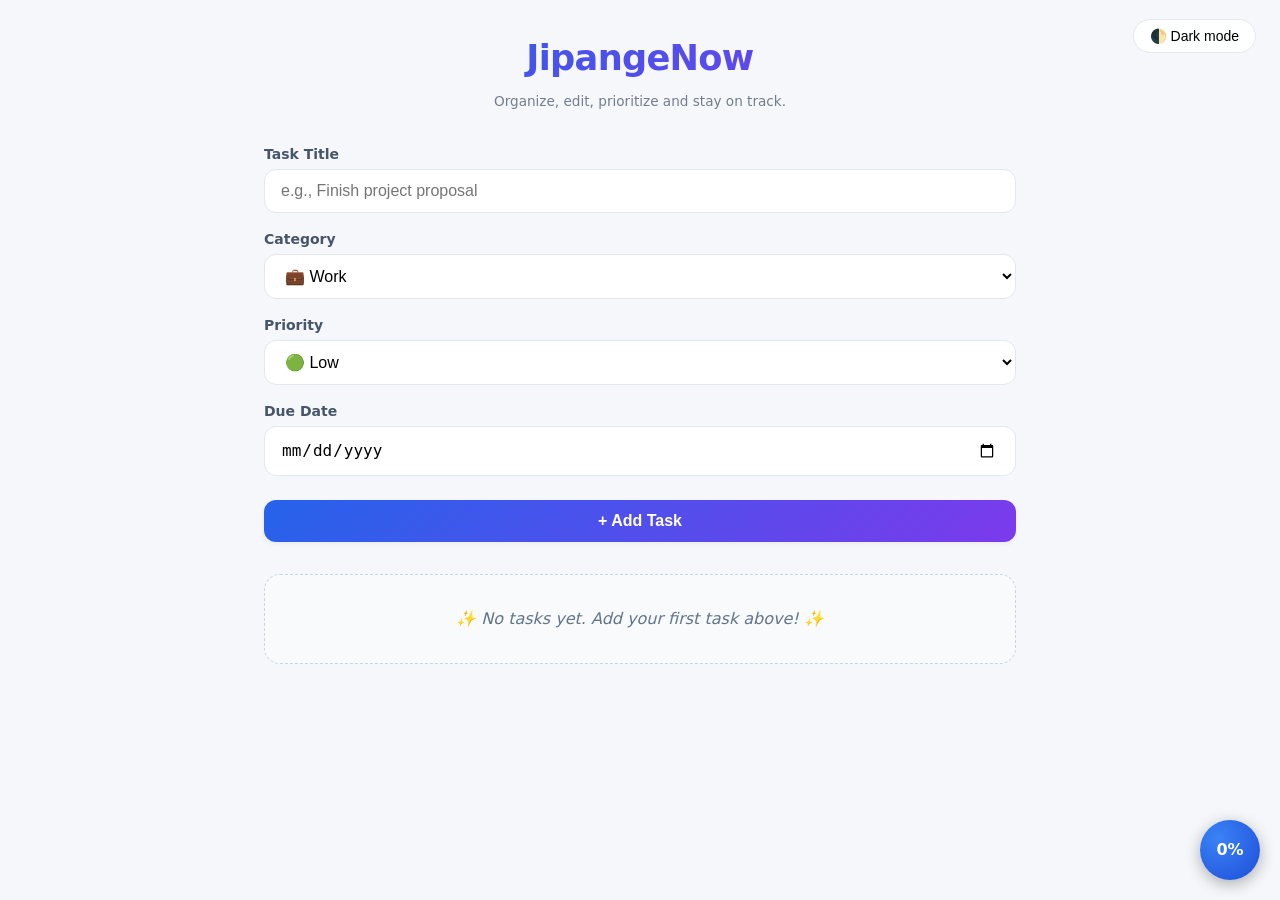
<file: index.html>
<!DOCTYPE html>
<html lang="en">
<head>
    <meta charset="UTF-8">
    <meta name="viewport" content="width=device-width, initial-scale=1.0, viewport-fit=cover">
    <title>JipangeNow — Smart Task Manager</title>
    <link rel="stylesheet" href="./static/style.css">
</head>
<body>
    <button class="theme-toggle" id="theme-toggle" aria-label="Toggle dark/light mode">🌓 Dark mode</button>
    <header>
        <h1>JipangeNow</h1>
        <p style="font-size: 0.85rem; margin-top: 0.4rem; opacity: 0.75;">Organize, edit, prioritize and stay on track.</p>
    </header>

    <label for="title">Task Title</label>
    <input type="text" id="title" placeholder="e.g., Finish project proposal" required>

    <label for="category">Category</label>
    <select id="category">
        <option value="work">💼 Work</option>
        <option value="Personal">🧘 Personal</option>
        <option value="Study">📚 Study</option>
        <option value="Finances">💰 Finances</option>
        <option value="Health">🏥 Health</option>
        <option value="Spirituality">✨ Spirituality</option>
    </select>

    <label for="priority">Priority</label>
    <select id="priority">
        <option value="low">🟢 Low</option>
        <option value="medium">🟠 Medium</option>
        <option value="high">🔴 High</option>
    </select>

    <label for="dueDate">Due Date</label>
    <input type="date" id="dueDate">

    <button id="addTaskBtn">+ Add Task</button>
    
    <div id="tasklist"></div>
<div id="progress-container">
    <div id="bubble-pop">0%</div>
</div>
    <script src="./script/app.js"></script>
</body>
</html>
</file>
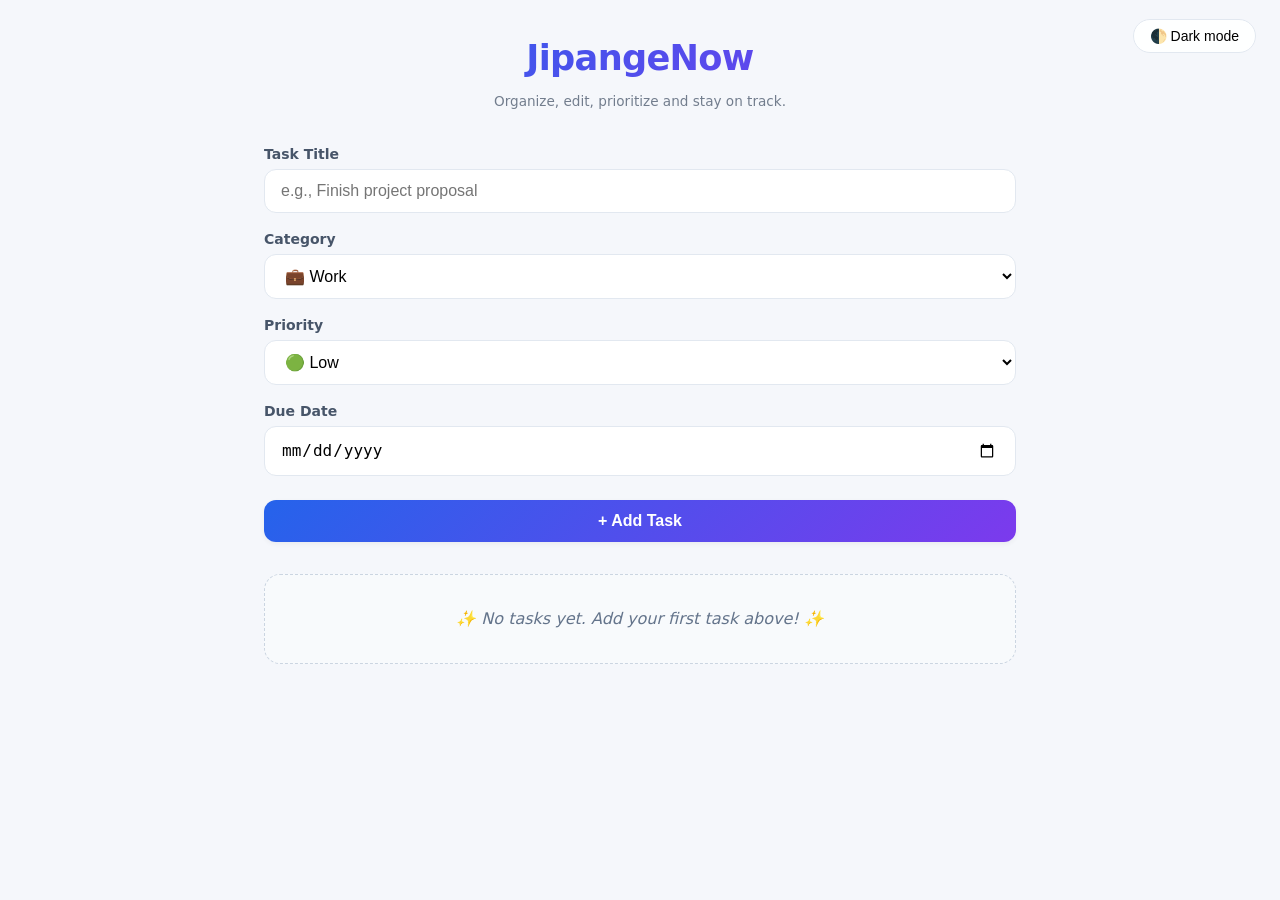
<file: templates/index.html>
<!DOCTYPE html>
<html lang="en">
<head>
    <meta charset="UTF-8">
    <meta name="viewport" content="width=device-width, initial-scale=1.0, viewport-fit=cover">
    <title>JipangeNow — Smart Task Manager</title>
    <link rel="stylesheet" href="../static/style.css">
</head>
<body>
    <button class="theme-toggle" id="theme-toggle" aria-label="Toggle dark/light mode">🌓 Dark mode</button>
    <header>
        <h1>JipangeNow</h1>
        <p style="font-size: 0.85rem; margin-top: 0.4rem; opacity: 0.75;">Organize, edit, prioritize and stay on track.</p>
    </header>

    <label for="title">Task Title</label>
    <input type="text" id="title" placeholder="e.g., Finish project proposal" required>

    <label for="category">Category</label>
    <select id="category">
        <option value="work">💼 Work</option>
        <option value="Personal">🧘 Personal</option>
        <option value="Study">📚 Study</option>
        <option value="Finances">💰 Finances</option>
        <option value="Health">🏥 Health</option>
        <option value="Spirituality">✨ Spirituality</option>
    </select>

    <label for="priority">Priority</label>
    <select id="priority">
        <option value="low">🟢 Low</option>
        <option value="medium">🟠 Medium</option>
        <option value="high">🔴 High</option>
    </select>

    <label for="dueDate">Due Date</label>
    <input type="date" id="dueDate">

    <button id="addTaskBtn">+ Add Task</button>
    
    <div id="tasklist"></div>

    <script src="../script/app.js"></script>
</body>
</html>
</file>
<file: static/style.css>
/* ===== RESET & BASE STYLES ===== */
* {
    margin: 0;
    padding: 0;
    box-sizing: border-box;
}

body {
    font-family: system-ui, -apple-system, 'Segoe UI', Roboto, 'Helvetica Neue', sans-serif;
    background: #f5f7fb;
    color: #1e293b;
    max-width: 800px;
    margin: 0 auto;
    padding: 2rem 1.5rem;
    line-height: 1.5;
    transition: background-color 0.3s ease, color 0.3s ease;
}

/* ===== TYPOGRAPHY & HEADER ===== */
header {
    text-align: center;
    margin-bottom: 2rem;
}

h1 {
    font-size: 2.2rem;
    font-weight: 700;
    background: linear-gradient(135deg, #2563eb, #7c3aed);
    background-clip: text;
    -webkit-background-clip: text;
    color: transparent;
    letter-spacing: -0.02em;
}

header p {
    font-size: 0.85rem;
    margin-top: 0.4rem;
    opacity: 0.75;
    color: #475569;
}

/* ===== FORM STYLES ===== */
label {
    display: block;
    font-weight: 600;
    margin-top: 1rem;
    margin-bottom: 0.25rem;
    font-size: 0.875rem;
    color: #475569;
}

input, select, button:not(.theme-toggle) {
    width: 100%;
    padding: 0.75rem 1rem;
    font-size: 1rem;
    border: 1px solid #e2e8f0;
    border-radius: 0.75rem;
    background: white;
    transition: all 0.2s ease;
}

input:focus, select:focus {
    outline: none;
    border-color: #3b82f6;
    box-shadow: 0 0 0 3px rgba(59, 130, 246, 0.1);
}

/* Due Date Input Styling */
input[type="date"] {
    cursor: pointer;
}

input[type="date"]::-webkit-calendar-picker-indicator {
    cursor: pointer;
    padding: 0.25rem;
}

/* Add Task Button */
button:not(.theme-toggle) {
    background: linear-gradient(135deg, #2563eb, #7c3aed);
    color: white;
    font-weight: 600;
    border: none;
    margin-top: 1.5rem;
    cursor: pointer;
    box-shadow: 0 2px 5px rgba(0,0,0,0.05);
}

button:not(.theme-toggle):hover {
    transform: translateY(-1px);
    box-shadow: 0 8px 20px rgba(37, 99, 235, 0.2);
    background: linear-gradient(135deg, #1d4ed8, #6d28d9);
}

button:not(.theme-toggle):active {
    transform: scale(0.98);
}

/* ===== THEME TOGGLE BUTTON ===== */
.theme-toggle {
    position: fixed;
    top: 1.2rem;
    right: 1.5rem;
    background: white;
    border: 1px solid #e2e8f0;
    border-radius: 2rem;
    padding: 0.5rem 1rem;
    font-size: 0.875rem;
    font-weight: 500;
    cursor: pointer;
    backdrop-filter: blur(4px);
    background-color: rgba(255,255,255,0.9);
    transition: all 0.2s ease;
    z-index: 100;
}

.theme-toggle:hover {
    background: #f1f5f9;
    transform: scale(1.02);
}

/* ===== TASK LIST STYLES ===== */
#tasklist {
    margin-top: 2rem;
    display: flex;
    flex-direction: column;
    gap: 0.75rem;
}

/* Individual task card */
.task-card {
    background: white;
    border-radius: 1rem;
    padding: 1rem 1.25rem;
    box-shadow: 0 1px 3px rgba(0,0,0,0.05);
    border: 1px solid #eef2ff;
    transition: all 0.3s ease;
    display: flex;
    justify-content: space-between;
    align-items: center;
    flex-wrap: wrap;
    gap: 0.75rem;
}

.task-card:hover {
    box-shadow: 0 8px 20px rgba(0,0,0,0.08);
    transform: translateY(-2px);
    border-color: #cbd5e1;
}

/* ===== STRIKE-THROUGH FEATURE FOR COMPLETED TASKS ===== */
/* Completed task styling */
.task-card.completed {
    opacity: 0.75;
    background: linear-gradient(135deg, #f9fafb, #f3f4f6);
    border-color: #d1d5db;
}

.task-card.completed:hover {
    opacity: 0.85;
    transform: translateY(-1px);
}

/* Strike-through animation for the title */
.task-card.completed .task-title {
    text-decoration: line-through;
    text-decoration-thickness: 2px;
    text-decoration-color: #ef4444;
    color: #9ca3af;
    transition: all 0.3s ease;
}

/* Optional: Strike-through with animation */
@keyframes strikeThrough {
    from {
        text-decoration-color: transparent;
    }
    to {
        text-decoration-color: #ef4444;
    }
}

.task-card.completed .task-title {
    animation: strikeThrough 0.3s ease forwards;
}

/* Style for the checkbox when task is completed */
.task-card.completed .task-checkbox {
    accent-color: #10b981;
    transform: scale(1.05);
}

/* Dim the badges when task is completed */
.task-card.completed .priority-badge,
.task-card.completed .category-badge,
.task-card.completed .due-date-badge {
    opacity: 0.6;
    filter: grayscale(0.1);
}

/* Add a subtle checkmark indicator for completed tasks */
.task-card.completed::before {
    content: "✓";
    position: absolute;
    left: -0.5rem;
    top: 50%;
    transform: translateY(-50%);
    font-size: 1.5rem;
    color: #10b981;
    font-weight: bold;
    opacity: 0;
    transition: opacity 0.3s ease;
}

.task-card.completed {
    position: relative;
    overflow: hidden;
}

.task-card.completed::before {
    opacity: 0.3;
}

/* Optional: Confetti effect background for completed tasks */
.task-card.completed {
    background-image: repeating-linear-gradient(
        45deg,
        rgba(16, 185, 129, 0.02) 0px,
        rgba(16, 185, 129, 0.02) 2px,
        transparent 2px,
        transparent 8px
    );
}

/* Task content area */
.task-content {
    flex: 1;
    min-width: 200px;
}

.task-title-wrapper {
    display: flex;
    align-items: center;
    gap: 0.75rem;
    margin-bottom: 0.5rem;
}

/* Custom checkbox styling for better visual feedback */
.task-checkbox {
    width: 1.3rem;
    height: 1.3rem;
    cursor: pointer;
    margin: 0;
    transition: all 0.2s ease;
    accent-color: #3b82f6;
}

.task-checkbox:hover {
    transform: scale(1.1);
}

.task-checkbox:checked {
    accent-color: #10b981;
    animation: checkPop 0.2s ease;
}

@keyframes checkPop {
    0% {
        transform: scale(1);
    }
    50% {
        transform: scale(1.2);
    }
    100% {
        transform: scale(1);
    }
}

.task-title {
    font-weight: 700;
    font-size: 1.05rem;
    color: #0f172a;
    flex: 1;
    word-break: break-word;
    transition: all 0.3s ease;
}

.task-meta {
    display: flex;
    gap: 0.75rem;
    flex-wrap: wrap;
    font-size: 0.7rem;
    font-weight: 500;
    align-items: center;
}

/* Priority & category badges */
.priority-badge, .category-badge, .due-date-badge {
    display: inline-flex;
    align-items: center;
    gap: 0.25rem;
    padding: 0.2rem 0.6rem;
    border-radius: 2rem;
    background: #f1f5f9;
    color: #334155;
    font-size: 0.7rem;
    transition: all 0.2s ease;
}

.priority-high {
    background: #fee2e2;
    color: #b91c1c;
    border-left: 3px solid #dc2626;
}

.priority-medium {
    background: #fff3e3;
    color: #b45309;
    border-left: 3px solid #f97316;
}

.priority-low {
    background: #e0f2fe;
    color: #075985;
    border-left: 3px solid #0ea5e9;
}

.category-badge[data-category="work"] { background: #e0e7ff; color: #3730a3; }
.category-badge[data-category="Personal"] { background: #fce7f3; color: #9d174d; }
.category-badge[data-category="Study"] { background: #dcfce7; color: #166534; }

/* Due Date Badge */
.due-date-badge {
    background: #fef3c7;
    color: #92400e;
}

.due-date-badge.overdue {
    background: #fee2e2;
    color: #dc2626;
    animation: pulse 1s ease infinite;
}

@keyframes pulse {
    0%, 100% {
        opacity: 1;
    }
    50% {
        opacity: 0.7;
    }
}

.due-date-badge.today {
    background: #dcfce7;
    color: #16a34a;
}

/* Task action buttons */
.task-actions {
    display: flex;
    gap: 0.5rem;
}

.edit-task-btn, .edit-priority-btn, .edit-category-btn, .delete-task {
    background: transparent;
    border: none;
    cursor: pointer;
    padding: 0.3rem 0.6rem;
    border-radius: 0.5rem;
    transition: all 0.2s;
    width: auto;
    font-size: 1rem;
}

.edit-task-btn:hover, .edit-priority-btn:hover, .edit-category-btn:hover {
    background: #e2e8f0;
    transform: scale(1.05);
}

.delete-task:hover {
    color: #ef4444;
    background: #fee2e2;
    transform: scale(1.05);
}

/* ===== TASK CONTROLS (FILTERS & SORT) ===== */
.task-controls {
    margin-top: 1rem;
    padding: 1rem;
    background: white;
    border-radius: 0.75rem;
    border: 1px solid #e2e8f0;
    display: flex;
    gap: 0.5rem;
    flex-wrap: wrap;
    justify-content: center;
}

.filter-group, .sort-group {
    display: flex;
    gap: 0.5rem;
    flex-wrap: wrap;
}

.filter-btn, .sort-btn {
    padding: 0.4rem 0.8rem;
    border: 1px solid #e2e8f0;
    border-radius: 0.5rem;
    background: white;
    cursor: pointer;
    font-size: 0.875rem;
    transition: all 0.2s;
}

.filter-btn:hover, .sort-btn:hover {
    transform: translateY(-1px);
}

.filter-btn.active {
    background: #3b82f6;
    color: white;
    border-color: #3b82f6;
}

.sort-btn.active {
    background: #8b5cf6;
    color: white;
    border-color: #8b5cf6;
}

.clear-all-btn, .export-btn, .import-btn {
    padding: 0.4rem 0.8rem;
    border-radius: 0.5rem;
    cursor: pointer;
    font-size: 0.875rem;
    transition: all 0.2s;
}

.clear-all-btn {
    border: 1px solid #ef4444;
    background: white;
    color: #ef4444;
}

.clear-all-btn:hover {
    background: #ef4444;
    color: white;
}

.export-btn, .import-btn {
    border: 1px solid #10b981;
    background: white;
    color: #10b981;
}

.export-btn:hover, .import-btn:hover {
    background: #10b981;
    color: white;
}

/* ===== TASK COUNTER ===== */
#task-counter {
    margin-top: 1rem;
    padding: 0.75rem;
    text-align: center;
    font-size: 0.875rem;
    color: #64748b;
    border-top: 1px solid #e2e8f0;
}

/* ===== NOTIFICATION STYLES ===== */
.notification {
    position: fixed;
    top: 80px;
    right: 20px;
    padding: 0.75rem 1.25rem;
    border-radius: 0.75rem;
    font-size: 0.875rem;
    font-weight: 500;
    z-index: 1000;
    animation: slideIn 0.3s ease;
    box-shadow: 0 4px 12px rgba(0,0,0,0.15);
    max-width: 300px;
}

.notification.success {
    background: #10b981;
    color: white;
}

.notification.error {
    background: #ef4444;
    color: white;
}

.notification.info {
    background: #3b82f6;
    color: white;
}

.notification.warning {
    background: #f59e0b;
    color: white;
}

@keyframes slideIn {
    from {
        transform: translateX(100%);
        opacity: 0;
    }
    to {
        transform: translateX(0);
        opacity: 1;
    }
}

@keyframes slideOut {
    from {
        transform: translateX(0);
        opacity: 1;
    }
    to {
        transform: translateX(100%);
        opacity: 0;
    }
}

/* ===== DARK MODE STYLES ===== */
body.dark {
    background: #0f172a;
    color: #e2e8f0;
}

body.dark label {
    color: #94a3b8;
}

body.dark header p {
    color: #94a3b8;
}

body.dark input, 
body.dark select,
body.dark .task-card,
body.dark .theme-toggle,
body.dark .task-controls {
    background: #1e293b;
    border-color: #334155;
    color: #f1f5f9;
}

body.dark .task-title {
    color: #f1f5f9;
}

/* Dark mode completed task styles */
body.dark .task-card.completed {
    background: #0f172a;
    opacity: 0.8;
}

body.dark .task-card.completed .task-title {
    color: #6b7280;
    text-decoration-color: #ef4444;
}

body.dark .priority-badge,
body.dark .category-badge,
body.dark .due-date-badge {
    background: #334155;
    color: #cbd5e6;
}

body.dark .priority-high {
    background: #2d1a1a;
    color: #f87171;
}

body.dark .priority-medium {
    background: #2a241a;
    color: #fb923c;
}

body.dark .priority-low {
    background: #142c3a;
    color: #7dd3fc;
}

body.dark .edit-task-btn:hover, 
body.dark .edit-priority-btn:hover, 
body.dark .edit-category-btn:hover {
    background: #334155;
}

body.dark .delete-task:hover {
    background: #3b1e1e;
}

body.dark input:focus, 
body.dark select:focus {
    border-color: #60a5fa;
    box-shadow: 0 0 0 3px rgba(96, 165, 250, 0.2);
}

body.dark .filter-btn, 
body.dark .sort-btn,
body.dark .clear-all-btn,
body.dark .export-btn,
body.dark .import-btn {
    background: #1e293b;
    border-color: #475569;
    color: #e2e8f0;
}

body.dark .filter-btn.active {
    background: #3b82f6;
    color: white;
}

body.dark .sort-btn.active {
    background: #8b5cf6;
    color: white;
}

body.dark .clear-all-btn:hover {
    background: #ef4444;
    color: white;
}

body.dark .export-btn:hover,
body.dark .import-btn:hover {
    background: #10b981;
    color: white;
}

body.dark #task-counter {
    color: #94a3b8;
    border-top-color: #334155;
}

body.dark .notification {
    box-shadow: 0 4px 12px rgba(0,0,0,0.3);
}

/* ===== RESPONSIVE ===== */
@media (max-width: 550px) {
    body {
        padding: 1.5rem 1rem;
    }
    
    h1 {
        font-size: 1.8rem;
    }
    
    .task-card {
        flex-direction: column;
        align-items: flex-start;
    }
    
    .task-actions {
        align-self: flex-end;
    }
    
    .theme-toggle {
        top: 0.8rem;
        right: 1rem;
        font-size: 0.75rem;
        padding: 0.35rem 0.8rem;
    }
    
    .task-controls {
        flex-direction: column;
    }
    
    .filter-group, .sort-group {
        justify-content: center;
    }
}

/* ===== EMPTY STATE ===== */
#tasklist:empty::before {
    content: "✨ No tasks yet. Add your first task above! ✨";
    display: block;
    text-align: center;
    padding: 2rem;
    background: #f8fafc;
    border-radius: 1rem;
    color: #64748b;
    font-style: italic;
    border: 1px dashed #cbd5e1;
}

body.dark #tasklist:empty::before {
    background: #1e293b;
    color: #94a3b8;
    border-color: #334155;
}

/* ===== SCROLLBAR STYLING ===== */
::-webkit-scrollbar {
    width: 8px;
    height: 8px;
}

::-webkit-scrollbar-track {
    background: #f1f5f9;
    border-radius: 10px;
}

::-webkit-scrollbar-thumb {
    background: #cbd5e1;
    border-radius: 10px;
}

::-webkit-scrollbar-thumb:hover {
    background: #94a3b8;
}

body.dark ::-webkit-scrollbar-track {
    background: #1e293b;
}

body.dark ::-webkit-scrollbar-thumb {
    background: #475569;
}

body.dark ::-webkit-scrollbar-thumb:hover {
    background: #64748b;
}

/* Add to style.css */
#progress-container {
    position: fixed;
    bottom: 20px;
    right: 20px;
    z-index: 100;
}

#bubble-pop {
    background: radial-gradient(circle at 30% 30%, #3b82f6, #1d4ed8);
    color: white;
    width: 60px;
    height: 60px;
    border-radius: 50%;
    display: flex;
    align-items: center;
    justify-content: center;
    font-weight: bold;
    box-shadow: 0 4px 15px rgba(0,0,0,0.3);
    transition: transform 0.3s ease-out;
}

#bubble-pop.burst {
    animation: burst-animation 0.5s forwards;
}

@keyframes burst-animation {
    0% { transform: scale(2); opacity: 1; }
    50% { transform: scale(2.5); opacity: 0.5; filter: blur(2px); }
    100% { transform: scale(0); opacity: 0; }
}

/* ===== PRINT STYLES ===== */
@media print {
    .theme-toggle, 
    .task-actions, 
    .task-controls, 
    button:not(.theme-toggle),
    .notification {
        display: none;
    }
    
    body {
        background: white;
        color: black;
        padding: 1rem;
    }
    
    .task-card {
        break-inside: avoid;
        border: 1px solid #ddd;
        box-shadow: none;
    }
    
    .task-card.completed .task-title {
        text-decoration: line-through;
    }
}
</file>
